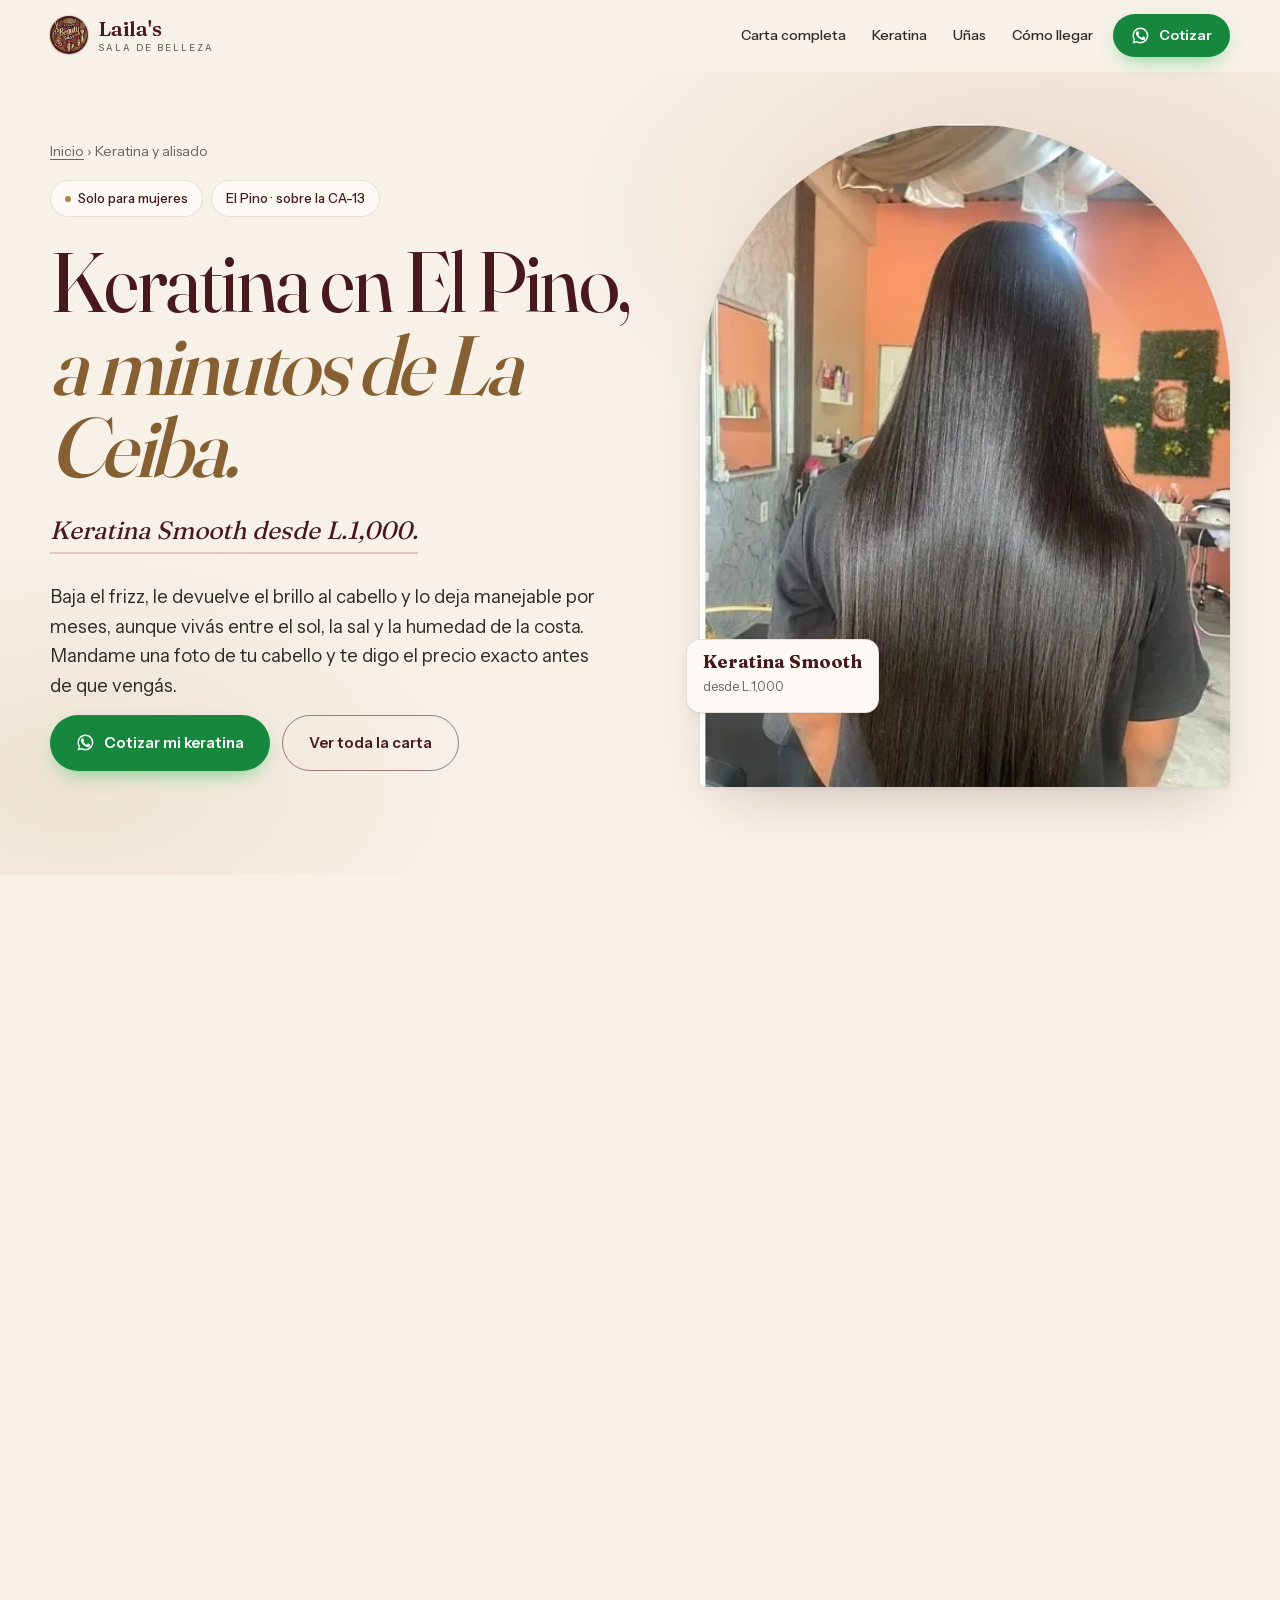
<file: keratina/index.html>
<!DOCTYPE html>
<html lang="es-HN">
<head>
  <meta charset="UTF-8">
  <meta name="viewport" content="width=device-width, initial-scale=1.0">
  <title>Keratina en El Pino, a minutos de La Ceiba — desde L.1,000 | Laila's Beauty Salon</title>
  <meta name="description" content="Keratina Smooth desde L.1,000 en El Pino, sobre la CA-13 a 20 minutos de La Ceiba. Menos frizz y más brillo por meses, pensada para el sol, la sal y la humedad de la costa. Salón solo para mujeres. Cotizá por WhatsApp con una foto de tu cabello.">
  <meta name="theme-color" content="#f7f1e8">
  <link rel="canonical" href="https://thejohncarter-ai.github.io/lailas-beauty-salon/keratina/">

  <meta property="og:type" content="website">
  <meta property="og:site_name" content="Laila's Beauty Salon">
  <meta property="og:title" content="Keratina en El Pino, desde L.1,000 — Laila's Beauty Salon">
  <meta property="og:description" content="Menos frizz y más brillo por meses, a 20 minutos de La Ceiba. Cotizá por WhatsApp con una foto de tu cabello.">
  <meta property="og:image" content="https://thejohncarter-ai.github.io/lailas-beauty-salon/assets/img/work/keratina-despues.jpg">
  <meta property="og:image:alt" content="Cabello largo alisado con keratina en Laila's Beauty Salon">
  <meta property="og:url" content="https://thejohncarter-ai.github.io/lailas-beauty-salon/keratina/">
  <meta property="og:locale" content="es_HN">
  <meta name="twitter:card" content="summary_large_image">

  <link rel="icon" href="../assets/favicon.svg" type="image/svg+xml">
  <link rel="apple-touch-icon" href="../assets/apple-touch-icon.png">
  <link rel="preload" href="../assets/fonts/Fraunces.woff2" as="font" type="font/woff2" crossorigin>
  <link rel="preload" href="../assets/fonts/InstrumentSans.woff2" as="font" type="font/woff2" crossorigin>
  <link rel="preload" href="../assets/img/work/keratina-despues.webp" as="image" type="image/webp" fetchpriority="high">
  <link rel="stylesheet" href="../css/style.css?v=27bfb7c552">

  <script type="application/ld+json">
  {
    "@context": "https://schema.org",
    "@graph": [
      {
        "@type": "BeautySalon",
        "@id": "https://thejohncarter-ai.github.io/lailas-beauty-salon/#salon",
        "name": "Laila's Beauty Salon",
        "url": "https://thejohncarter-ai.github.io/lailas-beauty-salon/",
        "telephone": "+50431979888",
        "address": {
          "@type": "PostalAddress",
          "streetAddress": "Col. Sutrasco, frente a Clínica La Esperanza, Carretera CA-13",
          "addressLocality": "El Pino",
          "addressRegion": "Atlántida",
          "addressCountry": "HN"
        },
        "geo": { "@type": "GeoCoordinates", "latitude": 15.712227, "longitude": -86.907434 }
      },
      {
        "@type": "Service",
        "@id": "https://thejohncarter-ai.github.io/lailas-beauty-salon/keratina/#service",
        "name": "Keratina Smooth (alisado con keratina)",
        "serviceType": "Keratina",
        "url": "https://thejohncarter-ai.github.io/lailas-beauty-salon/keratina/",
        "image": "https://thejohncarter-ai.github.io/lailas-beauty-salon/assets/img/work/keratina-despues.jpg",
        "provider": { "@id": "https://thejohncarter-ai.github.io/lailas-beauty-salon/#salon" },
        "areaServed": [
          { "@type": "City", "name": "El Pino" },
          { "@type": "City", "name": "El Porvenir" },
          { "@type": "City", "name": "La Ceiba" }
        ],
        "offers": {
          "@type": "Offer",
          "priceCurrency": "HNL",
          "price": "1000",
          "priceSpecification": { "@type": "PriceSpecification", "minPrice": "1000", "priceCurrency": "HNL" }
        }
      },
      {
        "@type": "BreadcrumbList",
        "itemListElement": [
          { "@type": "ListItem", "position": 1, "name": "Inicio", "item": "https://thejohncarter-ai.github.io/lailas-beauty-salon/" },
          { "@type": "ListItem", "position": 2, "name": "Keratina y alisado", "item": "https://thejohncarter-ai.github.io/lailas-beauty-salon/keratina/" }
        ]
      }
    ]
  }
  </script>
</head>

<body>

<header class="nav">
  <div class="nav__in">
    <a href="../" class="brand" aria-label="Laila's Beauty Salon, inicio">
      <span class="brand__seal"><picture><source srcset="../assets/logo.webp" type="image/webp"><img src="../assets/logo.jpg" alt="" width="38" height="38"></picture></span>
      <span class="brand__txt">
        <span class="brand__name">Laila's</span>
        <span class="brand__sub">Sala de belleza</span>
      </span>
    </a>
    <nav class="nav__links" aria-label="Secciones">
      <a href="../#servicios">Carta completa</a>
      <a href="../keratina/" aria-current="page">Keratina</a>
      <a href="../unas/">Uñas</a>
      <a href="../#ubicacion">Cómo llegar</a>
    </nav>
    <a href="https://wa.me/50431979888?text=%C2%A1Hola%20Laila!%20%F0%9F%8C%BF%20Quiero%20cotizar%20una%20keratina.%20Ac%C3%A1%20te%20mando%20una%20foto%20de%20mi%20cabello%3A" class="btn btn--wa btn--sm js-wa-keratina" target="_blank" rel="noopener">
      <svg viewBox="0 0 24 24" fill="currentColor" aria-hidden="true"><path d="M17.5 14.4c-.3-.2-1.7-.9-2-1-.3-.1-.5-.1-.7.1-.2.3-.7 1-.9 1.2-.2.2-.3.2-.6.1-.3-.2-1.2-.5-2.3-1.4-.9-.8-1.4-1.7-1.6-2-.2-.3 0-.5.1-.6l.5-.5c.1-.2.2-.3.3-.5 0-.2 0-.4-.1-.5 0-.2-.7-1.6-.9-2.2-.2-.6-.5-.5-.7-.5h-.6c-.2 0-.5.1-.8.4-.3.3-1 1-1 2.5s1.1 2.9 1.2 3.1c.1.2 2.1 3.2 5 4.4.7.3 1.2.5 1.7.6.7.2 1.3.2 1.8.1.6-.1 1.7-.7 1.9-1.4.2-.7.2-1.3.2-1.4-.1-.2-.3-.3-.5-.4z"/><path d="M12 2a10 10 0 00-8.6 15.1L2 22l5-1.3A10 10 0 1012 2zm0 18.2c-1.6 0-3.1-.4-4.4-1.2l-.3-.2-3 .8.8-2.9-.2-.3A8.2 8.2 0 1112 20.2z"/></svg>
      <span>Cotizar</span>
    </a>
  </div>
</header>

<main>

  <section class="hero">
    <div class="hero__in wrap">
      <div>
        <nav aria-label="Ruta" style="font-size:14px;color:var(--tinta-2);margin-bottom:18px">
          <a href="../" style="text-decoration:underline;text-underline-offset:3px">Inicio</a> › Keratina y alisado
        </nav>
        <div class="pills">
          <span class="pill"><i></i>Solo para mujeres</span>
          <span class="pill">El Pino · sobre la CA-13</span>
        </div>

        <h1>Keratina en El Pino, <em>a minutos de La Ceiba.</em></h1>
        <p class="hero__hook">Keratina Smooth desde L.1,000.</p>
        <p class="hero__sub">Baja el frizz, le devuelve el brillo al cabello y lo deja manejable por meses, aunque vivás entre el sol, la sal y la humedad de la costa. Mandame una foto de tu cabello y te digo el precio exacto antes de que vengás.</p>

        <div class="hero__cta">
          <a href="https://wa.me/50431979888?text=%C2%A1Hola%20Laila!%20%F0%9F%8C%BF%20Quiero%20cotizar%20una%20keratina.%20Ac%C3%A1%20te%20mando%20una%20foto%20de%20mi%20cabello%3A" class="btn btn--wa js-wa-keratina" target="_blank" rel="noopener">
            <svg viewBox="0 0 24 24" fill="currentColor" aria-hidden="true"><path d="M17.5 14.4c-.3-.2-1.7-.9-2-1-.3-.1-.5-.1-.7.1-.2.3-.7 1-.9 1.2-.2.2-.3.2-.6.1-.3-.2-1.2-.5-2.3-1.4-.9-.8-1.4-1.7-1.6-2-.2-.3 0-.5.1-.6l.5-.5c.1-.2.2-.3.3-.5 0-.2 0-.4-.1-.5 0-.2-.7-1.6-.9-2.2-.2-.6-.5-.5-.7-.5h-.6c-.2 0-.5.1-.8.4-.3.3-1 1-1 2.5s1.1 2.9 1.2 3.1c.1.2 2.1 3.2 5 4.4.7.3 1.2.5 1.7.6.7.2 1.3.2 1.8.1.6-.1 1.7-.7 1.9-1.4.2-.7.2-1.3.2-1.4-.1-.2-.3-.3-.5-.4z"/><path d="M12 2a10 10 0 00-8.6 15.1L2 22l5-1.3A10 10 0 1012 2zm0 18.2c-1.6 0-3.1-.4-4.4-1.2l-.3-.2-3 .8.8-2.9-.2-.3A8.2 8.2 0 1112 20.2z"/></svg>
            <span>Cotizar mi keratina</span>
          </a>
          <a href="../#servicios" class="btn btn--ghost">Ver toda la carta</a>
        </div>
      </div>

      <div class="hero__art">
        <div class="hero__frame">
          <picture><source srcset="../assets/img/work/keratina-despues.webp" type="image/webp"><img src="../assets/img/work/keratina-despues.jpg" alt="Cabello largo, liso y con brillo después de la Keratina Smooth en Laila's Beauty Salon, El Pino" fetchpriority="high" width="493" height="678"></picture>
        </div>
        <div class="hero__tag">
          <b>Keratina Smooth</b>
          <span>desde L.1,000</span>
        </div>
      </div>
    </div>
  </section>

  <section class="sec">
    <div class="wrap">
      <span class="kicker">Lo que tenés que saber</span>
      <h2>Precio, tiempo <em>y duración.</em></h2>
      <ul class="ba__facts">
        <li><i></i><span><b>Desde L.1,000.</b> El precio final depende del largo y el grosor del cabello.</span></li>
        <li><i></i><span><b>Unas 3 horas</b> en el salón, de principio a fin.</span></li>
        <li><i></i><span><b>Dura de 3 a 4 meses</b> con los cuidados correctos.</span></li>
        <li><i></i><span><b>Siempre con cita,</b> porque es el servicio más largo de la carta.</span></li>
      </ul>
    </div>
  </section>

  <section class="sec sec--tint">
    <div class="wrap">
      <span class="kicker">Antes y después</span>
      <h2>Trabajo real <em>del salón.</em></h2>
      <p class="lede">Las fotos son del mismo trabajo, tal como lo publica Laila.</p>
      <div class="boutique">
        <article class="bcard">
          <div class="bcard__img"><picture><source srcset="../assets/img/work/keratina-antes-sm.webp" type="image/webp"><img src="../assets/img/work/keratina-antes-sm.jpg" alt="Antes: cabello rizado, con frizz y sin brillo" loading="lazy" width="491" height="678"></picture></div>
          <div class="bcard__b"><h4>Antes</h4><p>Frizz, volumen sin control y puntas resecas.</p></div>
        </article>
        <article class="bcard">
          <div class="bcard__img"><picture><source srcset="../assets/img/work/keratina-despues-sm.webp" type="image/webp"><img src="../assets/img/work/keratina-despues-sm.jpg" alt="Después: el mismo cabello liso y con brillo tras la Keratina Smooth" loading="lazy" width="493" height="678"></picture></div>
          <div class="bcard__b"><h4>Después</h4><p>Liso, con brillo y fácil de peinar.</p></div>
        </article>
        <article class="bcard">
          <div class="bcard__img"><picture><source srcset="../assets/img/work/salon-interior-sm.webp" type="image/webp"><img src="../assets/img/work/salon-interior-sm.jpg" alt="Interior del salón de Laila en El Pino" loading="lazy" width="297" height="551"></picture></div>
          <div class="bcard__b"><h4>Dentro del salón</h4><p>Un espacio solo para mujeres, tranquilo y sin apuro.</p></div>
        </article>
      </div>
    </div>
  </section>

  <section class="sec">
    <div class="wrap">
      <span class="kicker">Cuidados en la costa</span>
      <h2>Para que te <em>dure más.</em></h2>
      <p class="lede">Laila te explica los cuidados exactos según el producto que use contigo. En general, lo que más ayuda a que la keratina dure en el clima de Atlántida:</p>
      <ul class="ba__facts">
        <li><i></i><span><b>Shampoo sin sal y sin sulfatos.</b> Es lo que más alarga el resultado.</span></li>
        <li><i></i><span><b>Enjuagá con agua dulce</b> después de la playa o la piscina, lo antes que podás. La sal y el cloro son lo que más rápido la gastan.</span></li>
        <li><i></i><span><b>Protegé el cabello del sol</b> si vas a pasar el día afuera, con una gorra o un protector.</span></li>
        <li><i></i><span><b>Evitá dormir con el pelo mojado,</b> sobre todo con la humedad de la costa.</span></li>
      </ul>
    </div>
  </section>

  <section class="sec sec--tint">
    <div class="wrap">
      <span class="kicker">¿Keratina o alisado?</span>
      <h2>No son <em>lo mismo.</em></h2>
      <p class="lede">La keratina suaviza, controla el frizz y le devuelve el brillo al cabello. El alisado busca un liso más marcado y más duradero. No a todo cabello le conviene lo mismo, así que mandame una foto y te recomiendo cuál te conviene a vos. El alisado se cotiza según el tipo y el largo del cabello.</p>
    </div>
  </section>

  <section class="sec">
    <div class="wrap">
      <span class="kicker">Preguntas</span>
      <h2>Lo que más me preguntan <em>de la keratina.</em></h2>
      <div class="faq">
        <details open>
          <summary>¿Cuánto cuesta una keratina en El Pino?</summary>
          <p>La Keratina Smooth en Laila's Beauty Salon cuesta desde L.1,000. El precio final depende del largo y el grosor del cabello. Mandame una foto por WhatsApp al 3197-9888 y te digo el precio exacto antes de que vengás.</p>
        </details>
        <details>
          <summary>¿Cuánto dura la keratina?</summary>
          <p>Normalmente de 3 a 4 meses, si usás shampoo sin sal ni sulfatos y enjuagás con agua dulce después de la playa o la piscina.</p>
        </details>
        <details>
          <summary>¿Cuánto tiempo toma hacérsela?</summary>
          <p>Unas 3 horas en el salón. Por eso siempre es con cita.</p>
        </details>
        <details>
          <summary>¿Sirve para el pelo rizado?</summary>
          <p>Baja mucho el frizz y deja el cabello más liso y manejable, como en el antes y después de esta página. Qué tan liso queda depende de tu tipo de cabello, así que lo mejor es que me mandés una foto.</p>
        </details>
        <details>
          <summary>Vengo de La Ceiba, ¿dónde queda el salón?</summary>
          <p>En El Pino, a orilla de la carretera CA-13 rumbo a Tela, frente a Clínica La Esperanza. Son unos 20 minutos desde La Ceiba y hay parqueo al frente.</p>
        </details>
      </div>
    </div>
  </section>

  <section class="sec sec--dark on-dark">
    <div class="wrap">
      <span class="kicker">Cotizá sin compromiso</span>
      <h2>Mandame una foto <em>de tu cabello.</em></h2>
      <p class="lede">Te paso el precio exacto y el horario que tengo libre. Nada de formularios: se abre WhatsApp con el mensaje ya escrito.</p>
      <div style="display:flex;gap:11px;flex-wrap:wrap;margin-top:22px">
        <a href="https://wa.me/50431979888?text=%C2%A1Hola%20Laila!%20%F0%9F%8C%BF%20Quiero%20cotizar%20una%20keratina.%20Ac%C3%A1%20te%20mando%20una%20foto%20de%20mi%20cabello%3A" class="btn btn--wa js-wa-keratina" target="_blank" rel="noopener">
          <svg viewBox="0 0 24 24" fill="currentColor" aria-hidden="true"><path d="M17.5 14.4c-.3-.2-1.7-.9-2-1-.3-.1-.5-.1-.7.1-.2.3-.7 1-.9 1.2-.2.2-.3.2-.6.1-.3-.2-1.2-.5-2.3-1.4-.9-.8-1.4-1.7-1.6-2-.2-.3 0-.5.1-.6l.5-.5c.1-.2.2-.3.3-.5 0-.2 0-.4-.1-.5 0-.2-.7-1.6-.9-2.2-.2-.6-.5-.5-.7-.5h-.6c-.2 0-.5.1-.8.4-.3.3-1 1-1 2.5s1.1 2.9 1.2 3.1c.1.2 2.1 3.2 5 4.4.7.3 1.2.5 1.7.6.7.2 1.3.2 1.8.1.6-.1 1.7-.7 1.9-1.4.2-.7.2-1.3.2-1.4-.1-.2-.3-.3-.5-.4z"/><path d="M12 2a10 10 0 00-8.6 15.1L2 22l5-1.3A10 10 0 1012 2zm0 18.2c-1.6 0-3.1-.4-4.4-1.2l-.3-.2-3 .8.8-2.9-.2-.3A8.2 8.2 0 1112 20.2z"/></svg>
          <span>Cotizar mi keratina</span>
        </a>
        <a class="btn btn--ghost" href="https://www.google.com/maps/search/?api=1&query=P36V%2BV2W+El+Pino+Honduras" target="_blank" rel="noopener">Cómo llegar</a>
      </div>
      <div class="book__num">
        <span>WhatsApp directo</span>
        <b>+504 3197-9888</b>
      </div>
    </div>
  </section>
</main>

<footer class="foot on-dark">
  <div class="wrap">
    <div class="foot__grid">
      <div class="foot__brand">
        <span class="brand__seal"><picture><source srcset="../assets/logo.webp" type="image/webp"><img src="../assets/logo.jpg" alt="" width="58" height="58"></picture></span>
        <div>
          <div class="foot__name">Laila's Beauty Salon</div>
          <p style="font-size:15px;margin-top:8px;max-width:36ch">Sala de belleza solo para mujeres en El Pino, Atlántida. Keratina, color, uñas, pestañas, faciales y maquillaje.</p>
        </div>
      </div>
      <div>
        <h5>El salón</h5>
        <ul class="foot__links">
          <li><a href="../">Inicio</a></li>
          <li><a href="../#servicios">Carta completa</a></li>
          <li><a href="../unas/">Uñas</a></li>
          <li><a href="../#ubicacion">Cómo llegar</a></li>
        </ul>
      </div>
      <div>
        <h5>Contacto</h5>
        <ul class="foot__links">
          <li><a class="js-wa-plain" href="https://wa.me/50431979888?text=%C2%A1Hola%20Laila!%20%F0%9F%8C%BF%20Quiero%20preguntar%20por%20una%20cita." target="_blank" rel="noopener">WhatsApp +504 3197-9888</a></li>
          <li><a href="https://www.instagram.com/lailasbeautysalonhn" target="_blank" rel="noopener">@lailasbeautysalonhn</a></li>
          <li>Col. Sutrasco, frente a Clínica La Esperanza, CA-13, El Pino, Atlántida</li>
        </ul>
      </div>
    </div>
    <div class="foot__bar">
      <span>© 2026 Laila's Beauty Salon</span>
      <span>Hecho en la costa norte de Honduras</span>
    </div>
  </div>
</footer>

</body>
</html>
</file>
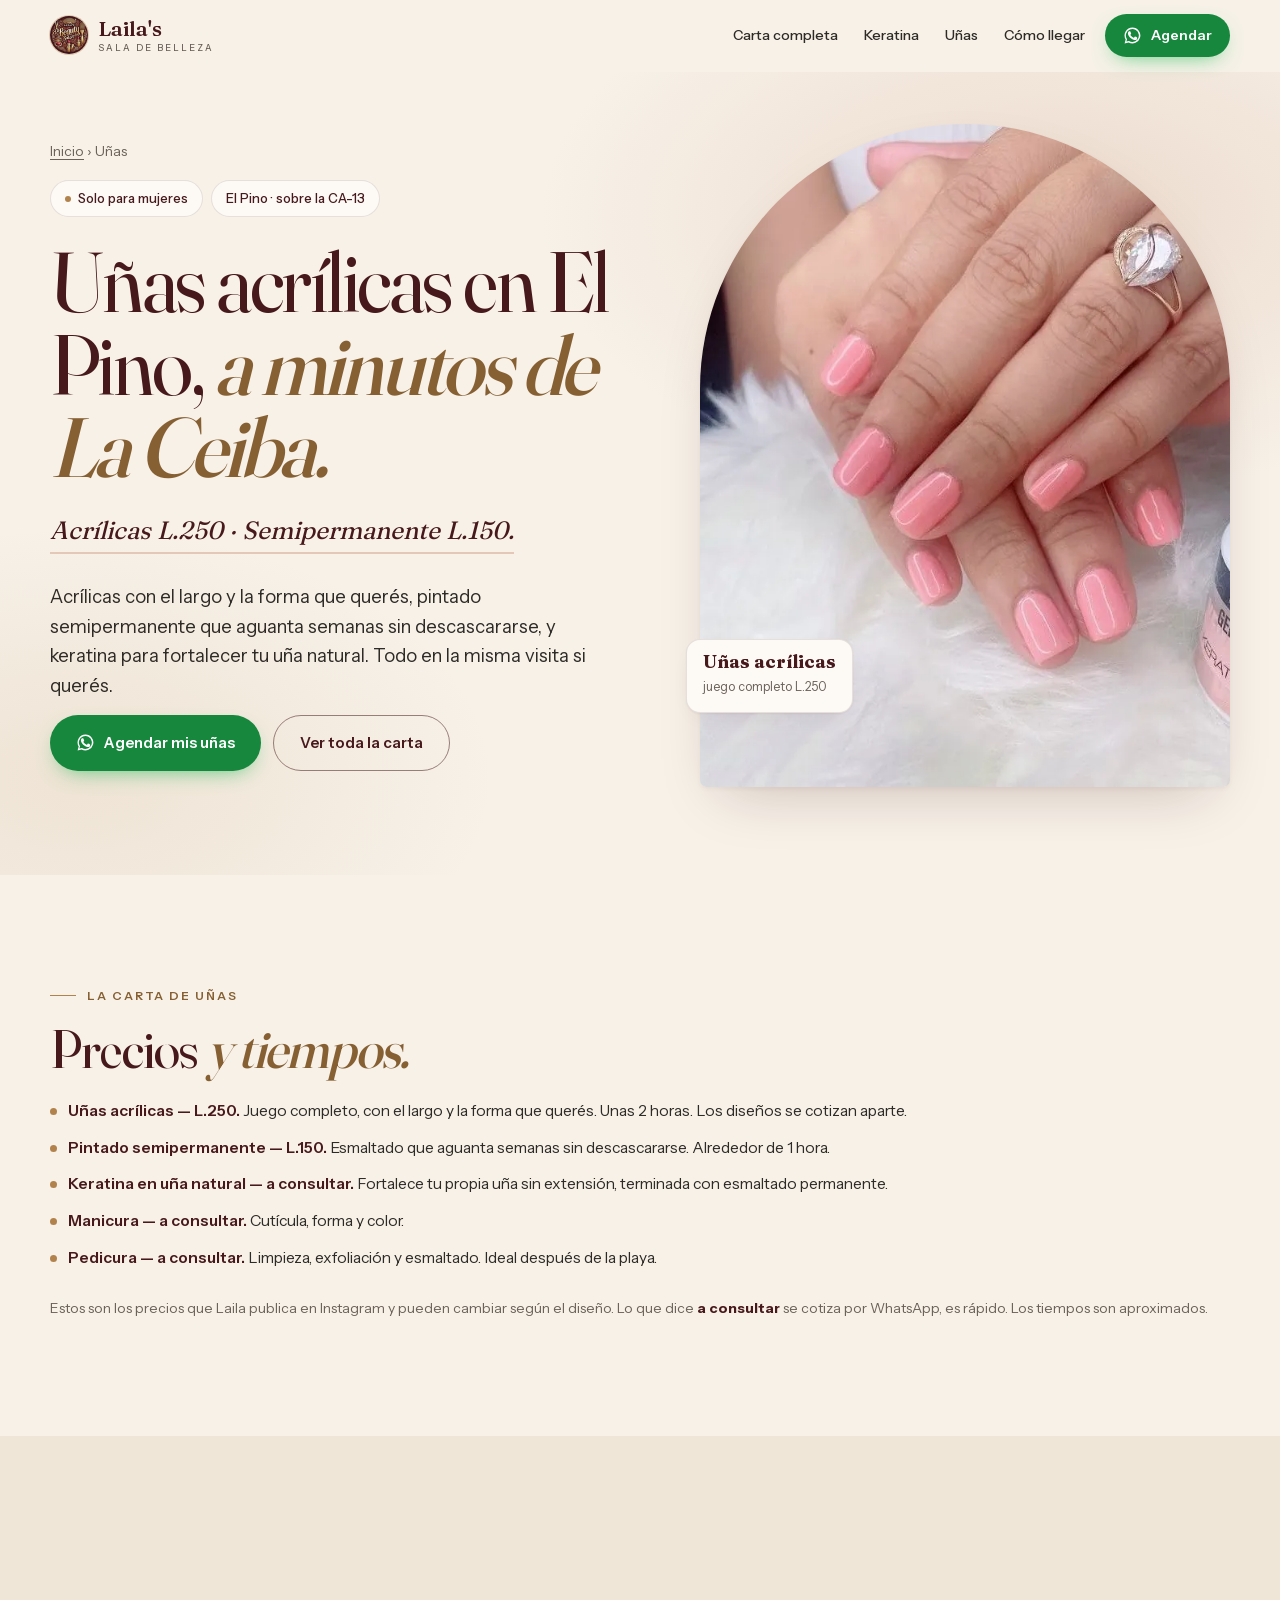
<file: unas/index.html>
<!DOCTYPE html>
<html lang="es-HN">
<head>
  <meta charset="UTF-8">
  <meta name="viewport" content="width=device-width, initial-scale=1.0">
  <title>Uñas acrílicas en El Pino, cerca de La Ceiba — L.250 | Laila's Beauty Salon</title>
  <meta name="description" content="Uñas acrílicas L.250, pintado semipermanente L.150, keratina en uña natural, manicura y pedicura en El Pino, sobre la CA-13 a 20 minutos de La Ceiba. Salón solo para mujeres. Agendá por WhatsApp al +504 3197-9888.">
  <meta name="theme-color" content="#f7f1e8">
  <link rel="canonical" href="https://thejohncarter-ai.github.io/lailas-beauty-salon/unas/">

  <meta property="og:type" content="website">
  <meta property="og:site_name" content="Laila's Beauty Salon">
  <meta property="og:title" content="Uñas acrílicas L.250 en El Pino — Laila's Beauty Salon">
  <meta property="og:description" content="Acrílicas, semipermanente y keratina en uña natural, a 20 minutos de La Ceiba. Agendá por WhatsApp.">
  <meta property="og:image" content="https://thejohncarter-ai.github.io/lailas-beauty-salon/assets/img/work/unas-rosadas.jpg">
  <meta property="og:image:alt" content="Uñas con pintado semipermanente rosado en Laila's Beauty Salon">
  <meta property="og:url" content="https://thejohncarter-ai.github.io/lailas-beauty-salon/unas/">
  <meta property="og:locale" content="es_HN">
  <meta name="twitter:card" content="summary_large_image">

  <link rel="icon" href="../assets/favicon.svg" type="image/svg+xml">
  <link rel="apple-touch-icon" href="../assets/apple-touch-icon.png">
  <link rel="preload" href="../assets/fonts/Fraunces.woff2" as="font" type="font/woff2" crossorigin>
  <link rel="preload" href="../assets/fonts/InstrumentSans.woff2" as="font" type="font/woff2" crossorigin>
  <link rel="preload" href="../assets/img/work/unas-detalle.webp" as="image" type="image/webp" fetchpriority="high">
  <link rel="stylesheet" href="../css/style.css?v=27bfb7c552">

  <script type="application/ld+json">
  {
    "@context": "https://schema.org",
    "@graph": [
      {
        "@type": "BeautySalon",
        "@id": "https://thejohncarter-ai.github.io/lailas-beauty-salon/#salon",
        "name": "Laila's Beauty Salon",
        "url": "https://thejohncarter-ai.github.io/lailas-beauty-salon/",
        "telephone": "+50431979888",
        "address": {
          "@type": "PostalAddress",
          "streetAddress": "Col. Sutrasco, frente a Clínica La Esperanza, Carretera CA-13",
          "addressLocality": "El Pino",
          "addressRegion": "Atlántida",
          "addressCountry": "HN"
        },
        "geo": { "@type": "GeoCoordinates", "latitude": 15.712227, "longitude": -86.907434 }
      },
      {
        "@type": "Service",
        "@id": "https://thejohncarter-ai.github.io/lailas-beauty-salon/unas/#acrilicas",
        "name": "Uñas acrílicas (juego completo)",
        "serviceType": "Uñas acrílicas",
        "url": "https://thejohncarter-ai.github.io/lailas-beauty-salon/unas/",
        "provider": { "@id": "https://thejohncarter-ai.github.io/lailas-beauty-salon/#salon" },
        "areaServed": [
          { "@type": "City", "name": "El Pino" },
          { "@type": "City", "name": "El Porvenir" },
          { "@type": "City", "name": "La Ceiba" }
        ],
        "offers": { "@type": "Offer", "price": "250", "priceCurrency": "HNL" }
      },
      {
        "@type": "Service",
        "@id": "https://thejohncarter-ai.github.io/lailas-beauty-salon/unas/#semipermanente",
        "name": "Pintado semipermanente",
        "serviceType": "Esmaltado semipermanente",
        "url": "https://thejohncarter-ai.github.io/lailas-beauty-salon/unas/",
        "provider": { "@id": "https://thejohncarter-ai.github.io/lailas-beauty-salon/#salon" },
        "offers": { "@type": "Offer", "price": "150", "priceCurrency": "HNL" }
      },
      {
        "@type": "BreadcrumbList",
        "itemListElement": [
          { "@type": "ListItem", "position": 1, "name": "Inicio", "item": "https://thejohncarter-ai.github.io/lailas-beauty-salon/" },
          { "@type": "ListItem", "position": 2, "name": "Uñas", "item": "https://thejohncarter-ai.github.io/lailas-beauty-salon/unas/" }
        ]
      }
    ]
  }
  </script>
</head>

<body>

<header class="nav">
  <div class="nav__in">
    <a href="../" class="brand" aria-label="Laila's Beauty Salon, inicio">
      <span class="brand__seal"><picture><source srcset="../assets/logo.webp" type="image/webp"><img src="../assets/logo.jpg" alt="" width="38" height="38"></picture></span>
      <span class="brand__txt">
        <span class="brand__name">Laila's</span>
        <span class="brand__sub">Sala de belleza</span>
      </span>
    </a>
    <nav class="nav__links" aria-label="Secciones">
      <a href="../#servicios">Carta completa</a>
      <a href="../keratina/">Keratina</a>
      <a href="../unas/" aria-current="page">Uñas</a>
      <a href="../#ubicacion">Cómo llegar</a>
    </nav>
    <a href="https://wa.me/50431979888?text=%C2%A1Hola%20Laila!%20%F0%9F%8C%BF%20Quiero%20agendar%20u%C3%B1as.%20%C2%BFQu%C3%A9%20cupo%20ten%C3%A9s%20esta%20semana%3F" class="btn btn--wa btn--sm js-wa-unas" target="_blank" rel="noopener">
      <svg viewBox="0 0 24 24" fill="currentColor" aria-hidden="true"><path d="M17.5 14.4c-.3-.2-1.7-.9-2-1-.3-.1-.5-.1-.7.1-.2.3-.7 1-.9 1.2-.2.2-.3.2-.6.1-.3-.2-1.2-.5-2.3-1.4-.9-.8-1.4-1.7-1.6-2-.2-.3 0-.5.1-.6l.5-.5c.1-.2.2-.3.3-.5 0-.2 0-.4-.1-.5 0-.2-.7-1.6-.9-2.2-.2-.6-.5-.5-.7-.5h-.6c-.2 0-.5.1-.8.4-.3.3-1 1-1 2.5s1.1 2.9 1.2 3.1c.1.2 2.1 3.2 5 4.4.7.3 1.2.5 1.7.6.7.2 1.3.2 1.8.1.6-.1 1.7-.7 1.9-1.4.2-.7.2-1.3.2-1.4-.1-.2-.3-.3-.5-.4z"/><path d="M12 2a10 10 0 00-8.6 15.1L2 22l5-1.3A10 10 0 1012 2zm0 18.2c-1.6 0-3.1-.4-4.4-1.2l-.3-.2-3 .8.8-2.9-.2-.3A8.2 8.2 0 1112 20.2z"/></svg>
      <span>Agendar</span>
    </a>
  </div>
</header>

<main>

  <section class="hero">
    <div class="hero__in wrap">
      <div>
        <nav aria-label="Ruta" style="font-size:14px;color:var(--tinta-2);margin-bottom:18px">
          <a href="../" style="text-decoration:underline;text-underline-offset:3px">Inicio</a> › Uñas
        </nav>
        <div class="pills">
          <span class="pill"><i></i>Solo para mujeres</span>
          <span class="pill">El Pino · sobre la CA-13</span>
        </div>

        <h1>Uñas acrílicas en El Pino, <em>a minutos de La Ceiba.</em></h1>
        <p class="hero__hook">Acrílicas L.250 · Semipermanente L.150.</p>
        <p class="hero__sub">Acrílicas con el largo y la forma que querés, pintado semipermanente que aguanta semanas sin descascararse, y keratina para fortalecer tu uña natural. Todo en la misma visita si querés.</p>

        <div class="hero__cta">
          <a href="https://wa.me/50431979888?text=%C2%A1Hola%20Laila!%20%F0%9F%8C%BF%20Quiero%20agendar%20u%C3%B1as.%20%C2%BFQu%C3%A9%20cupo%20ten%C3%A9s%20esta%20semana%3F" class="btn btn--wa js-wa-unas" target="_blank" rel="noopener">
            <svg viewBox="0 0 24 24" fill="currentColor" aria-hidden="true"><path d="M17.5 14.4c-.3-.2-1.7-.9-2-1-.3-.1-.5-.1-.7.1-.2.3-.7 1-.9 1.2-.2.2-.3.2-.6.1-.3-.2-1.2-.5-2.3-1.4-.9-.8-1.4-1.7-1.6-2-.2-.3 0-.5.1-.6l.5-.5c.1-.2.2-.3.3-.5 0-.2 0-.4-.1-.5 0-.2-.7-1.6-.9-2.2-.2-.6-.5-.5-.7-.5h-.6c-.2 0-.5.1-.8.4-.3.3-1 1-1 2.5s1.1 2.9 1.2 3.1c.1.2 2.1 3.2 5 4.4.7.3 1.2.5 1.7.6.7.2 1.3.2 1.8.1.6-.1 1.7-.7 1.9-1.4.2-.7.2-1.3.2-1.4-.1-.2-.3-.3-.5-.4z"/><path d="M12 2a10 10 0 00-8.6 15.1L2 22l5-1.3A10 10 0 1012 2zm0 18.2c-1.6 0-3.1-.4-4.4-1.2l-.3-.2-3 .8.8-2.9-.2-.3A8.2 8.2 0 1112 20.2z"/></svg>
            <span>Agendar mis uñas</span>
          </a>
          <a href="../#servicios" class="btn btn--ghost">Ver toda la carta</a>
        </div>
      </div>

      <div class="hero__art">
        <div class="hero__frame">
          <picture><source srcset="../assets/img/work/unas-detalle.webp" type="image/webp"><img src="../assets/img/work/unas-detalle.jpg" alt="Uñas con pintado semipermanente rosado hechas en Laila's Beauty Salon, El Pino" fetchpriority="high" width="772" height="819"></picture>
        </div>
        <div class="hero__tag">
          <b>Uñas acrílicas</b>
          <span>juego completo L.250</span>
        </div>
      </div>
    </div>
  </section>

  <section class="sec">
    <div class="wrap">
      <span class="kicker">La carta de uñas</span>
      <h2>Precios <em>y tiempos.</em></h2>
      <ul class="ba__facts">
        <li><i></i><span><b>Uñas acrílicas — L.250.</b> Juego completo, con el largo y la forma que querés. Unas 2 horas. Los diseños se cotizan aparte.</span></li>
        <li><i></i><span><b>Pintado semipermanente — L.150.</b> Esmaltado que aguanta semanas sin descascararse. Alrededor de 1 hora.</span></li>
        <li><i></i><span><b>Keratina en uña natural — a consultar.</b> Fortalece tu propia uña sin extensión, terminada con esmaltado permanente.</span></li>
        <li><i></i><span><b>Manicura — a consultar.</b> Cutícula, forma y color.</span></li>
        <li><i></i><span><b>Pedicura — a consultar.</b> Limpieza, exfoliación y esmaltado. Ideal después de la playa.</span></li>
      </ul>
      <p class="menu__note">Estos son los precios que Laila publica en Instagram y pueden cambiar según el diseño. Lo que dice <b>a consultar</b> se cotiza por WhatsApp, es rápido. Los tiempos son aproximados.</p>
    </div>
  </section>

  <section class="sec sec--tint">
    <div class="wrap">
      <span class="kicker">El trabajo</span>
      <h2>Uñas hechas <em>en el salón.</em></h2>
      <p class="lede">Trabajo real, tal como lo publica Laila.</p>
      <div class="boutique">
        <article class="bcard">
          <div class="bcard__img"><picture><source srcset="../assets/img/work/unas-rosadas-sm.webp" type="image/webp"><img src="../assets/img/work/unas-rosadas-sm.jpg" alt="Uñas con esmaltado permanente rosado" loading="lazy" width="700" height="490"></picture></div>
          <div class="bcard__b"><h4>Esmaltado permanente</h4><p>Color parejo que aguanta semanas.</p></div>
        </article>
        <article class="bcard">
          <div class="bcard__img"><picture><source srcset="../assets/img/work/una-antes-sm.webp" type="image/webp"><img src="../assets/img/work/una-antes-sm.jpg" alt="Uña natural antes del tratamiento de keratina" loading="lazy" width="483" height="700"></picture></div>
          <div class="bcard__b"><h4>Keratina en uña: antes</h4><p>La uña natural, sin tratamiento.</p></div>
        </article>
        <article class="bcard">
          <div class="bcard__img"><picture><source srcset="../assets/img/work/keratina-una-sm.webp" type="image/webp"><img src="../assets/img/work/keratina-una-sm.jpg" alt="La misma uña después de la keratina en uña natural con esmaltado permanente" loading="lazy" width="486" height="700"></picture></div>
          <div class="bcard__b"><h4>Keratina en uña: después</h4><p>Más fuerte y con esmaltado permanente.</p></div>
        </article>
      </div>
    </div>
  </section>

  <section class="sec">
    <div class="wrap">
      <span class="kicker">Cuidados</span>
      <h2>Para que te <em>duren más.</em></h2>
      <ul class="ba__facts">
        <li><i></i><span><b>Usá guantes</b> para lavar trastos o limpiar con químicos.</span></li>
        <li><i></i><span><b>No usés las uñas como herramienta</b> para abrir latas o despegar cosas.</span></li>
        <li><i></i><span><b>Aceite de cutícula</b> un par de veces por semana.</span></li>
        <li><i></i><span><b>Si se te levanta o se quiebra una,</b> escribime antes de intentar arreglarla en casa.</span></li>
      </ul>
    </div>
  </section>

  <section class="sec sec--tint">
    <div class="wrap">
      <span class="kicker">Preguntas</span>
      <h2>Lo que más me preguntan <em>de uñas.</em></h2>
      <div class="faq">
        <details open>
          <summary>¿Cuánto cuestan las uñas acrílicas en El Pino?</summary>
          <p>Un juego completo de uñas acrílicas cuesta L.250 en Laila's Beauty Salon y toma unas 2 horas. Los diseños se cotizan aparte según lo que querás.</p>
        </details>
        <details>
          <summary>¿Cuánto cuesta el pintado semipermanente?</summary>
          <p>L.150, y toma alrededor de una hora. Aguanta semanas sin descascararse; cuánto exactamente depende de tu uña y de tu día a día.</p>
        </details>
        <details>
          <summary>¿Qué es la keratina en uña natural?</summary>
          <p>Es un tratamiento que fortalece tu propia uña, sin ponerte extensión, terminado con esmaltado permanente. Se cotiza por WhatsApp.</p>
        </details>
        <details>
          <summary>Vengo de La Ceiba, ¿dónde queda el salón?</summary>
          <p>En El Pino, a orilla de la carretera CA-13 rumbo a Tela, frente a Clínica La Esperanza. Son unos 20 minutos desde La Ceiba y hay parqueo al frente.</p>
        </details>
      </div>
    </div>
  </section>

  <section class="sec sec--dark on-dark">
    <div class="wrap">
      <span class="kicker">Agendá</span>
      <h2>¿Te las hacés <em>esta semana?</em></h2>
      <p class="lede">Escribime y te paso el horario que tengo libre. Se abre WhatsApp con el mensaje ya escrito.</p>
      <div style="display:flex;gap:11px;flex-wrap:wrap;margin-top:22px">
        <a href="https://wa.me/50431979888?text=%C2%A1Hola%20Laila!%20%F0%9F%8C%BF%20Quiero%20agendar%20u%C3%B1as.%20%C2%BFQu%C3%A9%20cupo%20ten%C3%A9s%20esta%20semana%3F" class="btn btn--wa js-wa-unas" target="_blank" rel="noopener">
          <svg viewBox="0 0 24 24" fill="currentColor" aria-hidden="true"><path d="M17.5 14.4c-.3-.2-1.7-.9-2-1-.3-.1-.5-.1-.7.1-.2.3-.7 1-.9 1.2-.2.2-.3.2-.6.1-.3-.2-1.2-.5-2.3-1.4-.9-.8-1.4-1.7-1.6-2-.2-.3 0-.5.1-.6l.5-.5c.1-.2.2-.3.3-.5 0-.2 0-.4-.1-.5 0-.2-.7-1.6-.9-2.2-.2-.6-.5-.5-.7-.5h-.6c-.2 0-.5.1-.8.4-.3.3-1 1-1 2.5s1.1 2.9 1.2 3.1c.1.2 2.1 3.2 5 4.4.7.3 1.2.5 1.7.6.7.2 1.3.2 1.8.1.6-.1 1.7-.7 1.9-1.4.2-.7.2-1.3.2-1.4-.1-.2-.3-.3-.5-.4z"/><path d="M12 2a10 10 0 00-8.6 15.1L2 22l5-1.3A10 10 0 1012 2zm0 18.2c-1.6 0-3.1-.4-4.4-1.2l-.3-.2-3 .8.8-2.9-.2-.3A8.2 8.2 0 1112 20.2z"/></svg>
          <span>Agendar mis uñas</span>
        </a>
        <a class="btn btn--ghost" href="https://www.google.com/maps/search/?api=1&query=P36V%2BV2W+El+Pino+Honduras" target="_blank" rel="noopener">Cómo llegar</a>
      </div>
      <div class="book__num">
        <span>WhatsApp directo</span>
        <b>+504 3197-9888</b>
      </div>
    </div>
  </section>
</main>

<footer class="foot on-dark">
  <div class="wrap">
    <div class="foot__grid">
      <div class="foot__brand">
        <span class="brand__seal"><picture><source srcset="../assets/logo.webp" type="image/webp"><img src="../assets/logo.jpg" alt="" width="58" height="58"></picture></span>
        <div>
          <div class="foot__name">Laila's Beauty Salon</div>
          <p style="font-size:15px;margin-top:8px;max-width:36ch">Sala de belleza solo para mujeres en El Pino, Atlántida. Keratina, color, uñas, pestañas, faciales y maquillaje.</p>
        </div>
      </div>
      <div>
        <h5>El salón</h5>
        <ul class="foot__links">
          <li><a href="../">Inicio</a></li>
          <li><a href="../#servicios">Carta completa</a></li>
          <li><a href="../keratina/">Keratina</a></li>
          <li><a href="../#ubicacion">Cómo llegar</a></li>
        </ul>
      </div>
      <div>
        <h5>Contacto</h5>
        <ul class="foot__links">
          <li><a class="js-wa-plain" href="https://wa.me/50431979888?text=%C2%A1Hola%20Laila!%20%F0%9F%8C%BF%20Quiero%20preguntar%20por%20una%20cita." target="_blank" rel="noopener">WhatsApp +504 3197-9888</a></li>
          <li><a href="https://www.instagram.com/lailasbeautysalonhn" target="_blank" rel="noopener">@lailasbeautysalonhn</a></li>
          <li>Col. Sutrasco, frente a Clínica La Esperanza, CA-13, El Pino, Atlántida</li>
        </ul>
      </div>
    </div>
    <div class="foot__bar">
      <span>© 2026 Laila's Beauty Salon</span>
      <span>Hecho en la costa norte de Honduras</span>
    </div>
  </div>
</footer>

</body>
</html>
</file>
<file: css/style.css>
/* =====================================================================
   LAILA'S BEAUTY SALON — El Pino, Atlántida (sobre la CA-13)
   Cal (marfil) de fondo, Vino (oxblood del logo) como tinta, Bronce
   para los detalles. El oxblood #47191c sale del logo de Laila; deja de
   ser el fondo y pasa a ser la tinta, que es lo que hace que el trabajo
   de ella se vea bien en foto.
   Tipografía: Fraunces (títulos) + Instrument Sans (todo lo demás).
   ===================================================================== */

/* ---------- fuentes propias (subsetadas a latín, ~95 KB en total) ---------- */
@font-face {
  font-family: 'Fraunces';
  src: url('../assets/fonts/Fraunces.woff2') format('woff2-variations');
  font-weight: 100 900;
  font-stretch: 100%;
  font-display: swap;
}
@font-face {
  font-family: 'Instrument Sans';
  src: url('../assets/fonts/InstrumentSans.woff2') format('woff2-variations');
  font-weight: 400 700;
  font-display: swap;
}

:root {
  /* — la paleta — */
  --cal:       #f7f1e8;   /* marfil cálido: el fondo de todo */
  --cal-2:     #fdfaf5;   /* marfil más claro, para tarjetas */
  --cal-3:     #efe6d8;   /* marfil hundido, para bandas */
  --concha:    #e4c7b7;   /* rosa arena */
  --concha-2:  #f2e0d6;
  --bronce:    #b1824c;   /* sustituye al oro: se imprime y se corta en vinil. 3:1 sobre cal */
  --bronce-2:  #866033;   /* 4.5:1 hasta sobre cal-3 */
  --vino:      #47191c;   /* el oxblood exacto del logo */
  --vino-2:    #5e2328;
  --vino-3:    #331013;
  --vino-4:    #240b0e;
  --tinta:     #2e2a26;   /* gris cálido para el cuerpo de texto, nunca negro puro */
  --tinta-2:   #6b625a;
  --tinta-3:   #7b726a;   /* 4.5:1 sobre cal-2 */

  /* --line y --line-2 son decorativas (separadores, reglas).
     --line-ui es la que identifica un control y sí llega a 3:1 (WCAG 1.4.11). */
  --line:        rgba(71, 25, 28, 0.12);
  --line-2:      rgba(71, 25, 28, 0.22);
  --line-ui:     rgba(71, 25, 28, 0.53);
  --line-bronce: rgba(181, 133, 78, 0.38);
  --line-dark:   rgba(244, 231, 214, 0.16);
  --line-dark-ui: rgba(244, 231, 214, 0.42);

  --wa: #16873d;        /* verde WhatsApp lo bastante oscuro para texto blanco (4.6:1) */
  --wa-hover: #11702f;
  --wa-dark: #0f7a36;

  --display: 'Fraunces', 'Instrument Serif', Georgia, 'Times New Roman', serif;
  --sans: 'Instrument Sans', 'Inter', system-ui, -apple-system, 'Segoe UI', sans-serif;

  --ease: cubic-bezier(0.22, 1, 0.36, 1);
  --nav-h: 72px;
  --r: 16px;
  --r-lg: 26px;
  --shadow: 0 1px 2px rgba(71,25,28,.05), 0 8px 24px -12px rgba(71,25,28,.14);
  --shadow-lg: 0 2px 4px rgba(71,25,28,.05), 0 24px 60px -24px rgba(71,25,28,.26);
}

*, *::before, *::after { box-sizing: border-box; }

html {
  scroll-behavior: smooth;
  scroll-padding-top: calc(var(--nav-h) + 16px);
  -webkit-text-size-adjust: 100%;
  overflow-x: clip;
}
* { -webkit-tap-highlight-color: transparent; }
::selection { background: var(--concha); color: var(--vino); }

body {
  margin: 0;
  background: var(--cal);
  color: var(--tinta);
  font-family: var(--sans);
  font-size: 17px;
  line-height: 1.6;
  overflow-x: clip;
  -webkit-font-smoothing: antialiased;
  font-optical-sizing: auto;
}
body.is-locked { overflow: hidden; }
img { display: block; max-width: 100%; }
a { color: inherit; text-decoration: none; }
button { font: inherit; color: inherit; background: none; border: 0; cursor: pointer; }
input { font: inherit; color: inherit; }
h1, h2, h3, h4 { margin: 0; font-family: var(--display); font-weight: 500; color: var(--vino); letter-spacing: -0.015em; }
p { margin: 0 0 1em; }

/* foco visible en todo (WCAG 2.2) */
:focus-visible { outline: 2px solid var(--vino); outline-offset: 3px; border-radius: 4px; }
.on-dark :focus-visible { outline-color: var(--concha); }

.wrap { width: min(1180px, 100% - 48px); margin-inline: auto; }
.sr { position: absolute; width: 1px; height: 1px; margin: -1px; overflow: hidden; clip-path: inset(50%); white-space: nowrap; }

/* =====================  NAV  ===================== */
.nav {
  position: sticky; top: 0; z-index: 60; height: var(--nav-h);
  display: flex; align-items: center;
  background: rgba(247, 241, 232, .96);
  border-bottom: 1px solid transparent;
  transition: border-color .3s, box-shadow .3s;
}
.nav.is-scrolled { border-bottom-color: var(--line); box-shadow: 0 1px 12px rgba(71,25,28,.05); }
@media (min-width: 1024px) { .nav { background: rgba(247,241,232,.86); backdrop-filter: blur(12px); } }
.nav__in { display: flex; align-items: center; gap: 20px; width: min(1180px, 100% - 48px); margin-inline: auto; }

.brand { display: flex; align-items: center; gap: 10px; margin-right: auto; }
.brand__seal { width: 38px; height: 38px; border-radius: 50%; overflow: hidden; flex: none; box-shadow: 0 0 0 1px var(--line-bronce); }
.brand__seal img { width: 100%; height: 100%; object-fit: cover; }
.brand__txt { display: grid; line-height: 1; }
.brand__name { font-family: var(--display); font-size: 21px; font-weight: 600; color: var(--vino); letter-spacing: -.01em; }
.brand__sub { font-size: 9px; letter-spacing: .22em; text-transform: uppercase; color: var(--tinta-2); margin-top: 4px; font-weight: 500; }

.nav__links { display: flex; gap: 26px; }
.nav__links a { position: relative; font-size: 14px; color: var(--tinta); font-weight: 500; padding: 6px 0; transition: color .25s; }
.nav__links a::after { content: ''; position: absolute; left: 0; bottom: 0; height: 2px; width: 0; background: var(--bronce); transition: width .3s var(--ease); }
.nav__links a:hover, .nav__links a.is-active { color: var(--vino); }
.nav__links a:hover::after, .nav__links a.is-active::after { width: 100%; }

.lang { display: flex; border: 1px solid var(--line-ui); border-radius: 999px; padding: 2px; }
.lang__btn { font-size: 11px; font-weight: 600; letter-spacing: .06em; padding: 6px 11px; border-radius: 999px; color: var(--tinta-2); transition: .25s; min-height: 28px; }
.lang__btn.is-active { background: var(--vino); color: var(--cal); }

.burger { display: none; width: 44px; height: 44px; position: relative; flex: none; }
.burger span { position: absolute; left: 11px; width: 22px; height: 2px; background: var(--vino); border-radius: 2px; transition: .35s var(--ease); }
.burger span:nth-child(1) { top: 16px; } .burger span:nth-child(2) { top: 21px; } .burger span:nth-child(3) { top: 26px; }
.burger.is-open span:nth-child(1) { top: 21px; transform: rotate(45deg); }
.burger.is-open span:nth-child(2) { opacity: 0; }
.burger.is-open span:nth-child(3) { top: 21px; transform: rotate(-45deg); }

.mmenu {
  position: fixed; inset: var(--nav-h) 0 0; z-index: 55; background: var(--cal);
  display: grid; align-content: start; gap: 2px; padding: 28px 24px;
  opacity: 0; visibility: hidden; transition: opacity .3s, visibility .3s;
}
.mmenu.is-open { opacity: 1; visibility: visible; }
.mmenu a { font-family: var(--display); font-size: 30px; color: var(--vino); padding: 12px 0; border-bottom: 1px solid var(--line); }
.mmenu__foot { margin-top: 26px; font-size: 14px; color: var(--tinta-2); }

/* =====================  BOTONES  ===================== */
.btn {
  display: inline-flex; align-items: center; justify-content: center; gap: 9px;
  padding: 15px 26px; border-radius: 999px; font-size: 15px; font-weight: 600;
  min-height: 48px;                       /* WCAG 2.2 objetivo táctil */
  transition: transform .2s var(--ease), box-shadow .25s, background-color .25s, color .25s;
  white-space: nowrap; text-align: center;
}
.btn svg { width: 19px; height: 19px; flex: none; }
.btn--wa { background: var(--wa); color: #fff; box-shadow: 0 8px 22px -10px rgba(30,185,84,.8); }
.btn--wa:hover { background: var(--wa-hover); transform: translateY(-2px); }
.btn--vino { background: var(--vino); color: var(--cal); }
.btn--vino:hover { background: var(--vino-2); transform: translateY(-2px); }
.btn--ghost { border: 1.5px solid var(--line-ui); color: var(--vino); }
.btn--ghost:hover { border-color: var(--vino); background: rgba(71,25,28,.04); }
.on-dark .btn--ghost { border-color: var(--line-dark-ui); color: var(--cal); }
.on-dark .btn--ghost:hover { border-color: var(--concha); background: rgba(247,241,232,.08); }
.btn--sm { padding: 10px 18px; font-size: 14px; min-height: 40px; }
.btn--block { width: 100%; }

/* =====================  HERO  ===================== */
.hero { position: relative; padding: clamp(28px, 4.5vw, 52px) 0 clamp(52px, 7vw, 88px); overflow: hidden; }
.hero::before {
  content: ''; position: absolute; inset: 0; z-index: 0;
  background:
    radial-gradient(62% 55% at 82% 18%, rgba(228,199,183,.55), transparent 64%),
    radial-gradient(48% 46% at 6% 88%, rgba(181,133,78,.13), transparent 68%);
}
.hero__in { position: relative; z-index: 1; display: grid; grid-template-columns: 1.05fr .95fr; gap: clamp(32px, 5vw, 64px); align-items: center; }

.pills { display: flex; flex-wrap: wrap; gap: 8px; margin-bottom: 24px; }
.pill { display: inline-flex; align-items: center; gap: 7px; padding: 7px 14px; border-radius: 999px; font-size: 13px; font-weight: 500; background: var(--cal-2); border: 1px solid var(--line); color: var(--vino); }
.pill i { width: 6px; height: 6px; border-radius: 50%; background: var(--bronce); font-style: normal; flex: none; }
.pill--wa { background: rgba(30,185,84,.1); border-color: rgba(30,185,84,.3); color: var(--wa-dark); }
.pill--wa i { background: var(--wa); }

.hero h1 {
  font-size: clamp(42px, 7.4vw, 84px); line-height: .98; font-weight: 400;
  letter-spacing: -0.03em; margin-bottom: 22px;
  font-variation-settings: 'opsz' 144;
}
.hero h1 em { font-style: italic; font-weight: 500; color: var(--bronce-2); }
.hero__sub { max-width: 46ch; font-size: clamp(16px, 1.6vw, 18.5px); color: var(--tinta); margin-bottom: 14px; }
.hero__hook {
  display: inline-block; font-family: var(--display); font-style: italic;
  font-size: clamp(19px, 2.3vw, 25px); color: var(--vino); margin-bottom: 28px;
  border-bottom: 2px solid var(--concha); padding-bottom: 2px;
}
.hero__cta { display: flex; flex-wrap: wrap; gap: 12px; }

.hero__stats { display: flex; gap: clamp(20px, 3vw, 40px); margin-top: 38px; padding-top: 24px; border-top: 1px solid var(--line); }
.stat b { display: block; font-family: var(--display); font-size: clamp(26px, 3vw, 34px); font-weight: 600; color: var(--vino); line-height: 1; }
.stat > span { display: block; font-size: 12.5px; color: var(--tinta-2); margin-top: 6px; line-height: 1.3; }

.hero__art { position: relative; }
.hero__frame {
  position: relative; aspect-ratio: 4/5; border-radius: 50vw 50vw var(--r) var(--r);
  overflow: hidden; box-shadow: var(--shadow-lg);
}
.hero__frame img { width: 100%; height: 100%; object-fit: cover; object-position: 50% 30%; }
.hero__tag {
  position: absolute; left: -14px; bottom: 74px; z-index: 2;
  background: var(--cal-2); border-radius: 14px; padding: 12px 16px; box-shadow: var(--shadow);
  border: 1px solid var(--line);
}
.hero__tag b { display: block; font-family: var(--display); font-size: 18px; color: var(--vino); line-height: 1.15; }
.hero__tag span { font-size: 12.5px; color: var(--tinta-2); }
.hero__seal {
  position: absolute; right: -12px; bottom: -12px; width: 106px; height: 106px; border-radius: 50%;
  overflow: hidden; z-index: 3; box-shadow: 0 0 0 5px var(--cal), var(--shadow);
}
.hero__seal img { width: 100%; height: 100%; object-fit: cover; }

/* =====================  MARQUEE  ===================== */
.marquee { background: var(--vino); color: var(--cal); padding: 13px 0; overflow: hidden; }
.marquee__row { display: flex; gap: 34px; width: max-content; animation: slide 42s linear infinite; }
.marquee:hover .marquee__row { animation-play-state: paused; }
.marquee__row span { font-family: var(--display); font-size: 18px; font-style: italic; display: flex; align-items: center; gap: 34px; white-space: nowrap; }
.marquee__row span::after { content: '·'; color: var(--concha); font-style: normal; }
@keyframes slide { to { transform: translateX(-50%); } }

/* =====================  SECCIONES  ===================== */
.sec { padding: clamp(64px, 8vw, 108px) 0; position: relative; }
.sec:not(#salon) { content-visibility: auto; contain-intrinsic-size: auto 900px; }
.sec--tint { background: var(--cal-3); }
.sec--dark { background: var(--vino); color: rgba(247,241,232,.82); }
.sec--dark h2, .sec--dark h3, .sec--dark h4 { color: var(--cal); }

.kicker { display: inline-flex; align-items: center; gap: 11px; font-size: 12px; font-weight: 600; letter-spacing: .16em; text-transform: uppercase; color: var(--bronce-2); margin-bottom: 16px; }
.kicker::before { content: ''; width: 26px; height: 1.5px; background: var(--bronce); }
.sec--dark .kicker { color: var(--concha); }
.sec--dark .kicker::before { background: var(--concha); }

.sec h2 { font-size: clamp(31px, 4.6vw, 54px); line-height: 1.03; font-weight: 400; margin-bottom: 18px; font-variation-settings: 'opsz' 144; }
.sec h2 em { font-style: italic; font-weight: 500; color: var(--bronce-2); }
.sec--dark h2 em { color: var(--concha); }
.lede { max-width: 58ch; font-size: clamp(16px, 1.6vw, 18px); color: var(--tinta); }
.sec--dark .lede { color: rgba(247,241,232,.8); }

/* Falla abierto: sin JS el contenido se ve igual. La clase .js la pone un
   script en línea en el <head>, antes de que cualquier red pueda fallar. */
.reveal { opacity: 1; transform: none; }
.js .reveal { opacity: 0; transform: translateY(20px); transition: opacity .45s var(--ease), transform .45s var(--ease); }
.js .reveal.is-in { opacity: 1; transform: none; }

/* =====================  EXPERIENCIA  ===================== */
.exp__grid { display: grid; grid-template-columns: repeat(3, 1fr); gap: 22px; margin-top: 48px; }
.card { background: var(--cal-2); border: 1px solid var(--line); border-radius: var(--r-lg); overflow: hidden; box-shadow: var(--shadow); transition: transform .4s var(--ease), box-shadow .4s; }
.card:hover { transform: translateY(-4px); box-shadow: var(--shadow-lg); }
.card__img { aspect-ratio: 5/4; overflow: hidden; background: var(--cal-3); }
.card__img img { width: 100%; height: 100%; object-fit: cover; transition: transform .8s var(--ease); }
.card:hover .card__img img { transform: scale(1.04); }
.card__body { padding: 24px 24px 28px; }
.card h3 { font-size: 24px; margin-bottom: 10px; }
.card p { font-size: 15.5px; color: var(--tinta-2); margin: 0; }
.card__foot { margin-top: 16px; padding-top: 14px; border-top: 1px solid var(--line); font-size: 13px; font-weight: 600; color: var(--bronce-2); }

/* =====================  ANTES / DESPUÉS  ===================== */
.ba { margin-top: 44px; display: grid; grid-template-columns: 1.15fr .85fr; gap: 40px; align-items: center; }
.ba__stage { position: relative; border-radius: var(--r-lg); overflow: hidden; box-shadow: var(--shadow-lg); aspect-ratio: 4/5; background: var(--cal-3); }
.ba__stage img { position: absolute; inset: 0; width: 100%; height: 100%; object-fit: cover; }
.ba__after { clip-path: inset(0 0 0 var(--split, 50%)); }
.ba__label {
  position: absolute; top: 14px; z-index: 3; font-size: 12px; font-weight: 600; letter-spacing: .1em;
  text-transform: uppercase; padding: 6px 12px; border-radius: 999px;
  background: rgba(247,241,232,.92); color: var(--vino);
}
.ba__label--b { left: 14px; }
.ba__label--a { right: 14px; }
.ba__handle { position: absolute; top: 0; bottom: 0; left: var(--split, 50%); width: 2px; background: var(--cal); z-index: 4; pointer-events: none; box-shadow: 0 0 0 1px rgba(71,25,28,.14); }
.ba__handle::after {
  content: '⇄'; position: absolute; top: 50%; left: 50%; transform: translate(-50%,-50%);
  width: 44px; height: 44px; border-radius: 50%; background: var(--cal); color: var(--vino);
  display: grid; place-items: center; font-size: 17px; box-shadow: var(--shadow);
}
.ba__range {
  position: absolute; inset: 0; z-index: 5; width: 100%; height: 100%; margin: 0;
  opacity: 0; cursor: ew-resize; -webkit-appearance: none; appearance: none; background: none;
}
.ba__range::-webkit-slider-thumb { -webkit-appearance: none; width: 56px; height: 100%; }
.ba__range::-moz-range-thumb { width: 56px; height: 100%; border: 0; }
.ba__range:focus-visible + .ba__handle::after { outline: 3px solid var(--vino); outline-offset: 2px; }
.ba__copy h3 { font-size: clamp(24px, 3vw, 34px); margin-bottom: 14px; }
.ba__hint { font-size: 13.5px; color: var(--tinta-2); margin-top: 14px; }
.ba__facts { list-style: none; margin: 22px 0 26px; padding: 0; display: grid; gap: 12px; }
.ba__facts li { display: grid; grid-template-columns: auto 1fr; gap: 11px; font-size: 15.5px; align-items: start; }
.ba__facts b { color: var(--vino); font-weight: 600; }
.ba__facts i { width: 7px; height: 7px; border-radius: 50%; background: var(--bronce); margin-top: 9px; }

/* =====================  SERVICIOS + CITA  ===================== */
.menu__grid { display: grid; grid-template-columns: 1.45fr 1fr; gap: 40px; align-items: start; margin-top: 44px; }
.chips { display: flex; flex-wrap: wrap; gap: 8px; margin-bottom: 20px; }
.chip { padding: 9px 17px; border: 1.5px solid var(--line-ui); border-radius: 999px; font-size: 14px; font-weight: 500; color: var(--tinta); transition: .25s; min-height: 40px; }
.chip:hover { border-color: var(--vino); }
.chip.is-active { background: var(--vino); border-color: var(--vino); color: var(--cal); }

.services { list-style: none; margin: 0; padding: 0; display: grid; gap: 8px; }
.service {
  display: grid; grid-template-columns: auto 1fr auto; gap: 14px; align-items: center;
  padding: 15px 18px; border: 1.5px solid var(--line-ui); border-radius: var(--r); cursor: pointer;
  background: var(--cal-2); transition: border-color .25s, background-color .25s, transform .25s;
  min-height: 48px;
}
.service:hover { border-color: var(--line-bronce); }
.service.is-selected { border-color: var(--vino); background: var(--concha-2); }
.service.is-hidden { display: none; }
.service__check { width: 22px; height: 22px; border: 1.5px solid var(--line-ui); border-radius: 6px; display: grid; place-items: center; flex: none; transition: .25s; background: #fff; }
.service__check svg { width: 13px; height: 13px; fill: none; stroke: var(--cal); stroke-width: 3; stroke-linecap: round; stroke-linejoin: round; opacity: 0; }
.service.is-selected .service__check { background: var(--vino); border-color: var(--vino); }
.service.is-selected .service__check svg { opacity: 1; }
.service__name { font-size: 16px; font-weight: 600; color: var(--vino); display: flex; align-items: center; gap: 8px; flex-wrap: wrap; }
.service__tag { font-size: 11px; font-weight: 600; letter-spacing: .04em; padding: 3px 9px; border-radius: 999px; background: var(--bronce); color: #fff; }
.service__desc { font-size: 14px; color: var(--tinta-2); margin-top: 2px; }
.service__meta { text-align: right; flex: none; }
.service__price { font-family: var(--display); font-size: 21px; font-weight: 600; color: var(--vino); line-height: 1.1; white-space: nowrap; }
.service__price small { font-family: var(--sans); font-size: 13px; font-weight: 600; color: var(--bronce-2); }
.service__time { font-size: 12.5px; color: var(--tinta-3); margin-top: 2px; }
.menu__note { margin-top: 20px; font-size: 14px; color: var(--tinta-2); line-height: 1.65; }
.menu__note b { color: var(--vino); }

/* — la boleta — */
.ticket {
  position: sticky; top: calc(var(--nav-h) + 18px);
  border: 1px solid var(--line-2); border-radius: var(--r-lg); overflow: hidden;
  background: var(--cal-2); box-shadow: var(--shadow-lg);
}
.ticket__top { padding: 20px 22px 15px; border-bottom: 1px solid var(--line); display: flex; align-items: baseline; justify-content: space-between; gap: 10px; }
.ticket__top h3 { font-size: 23px; }
.ticket__no { font-size: 12px; color: var(--tinta-3); }
.ticket__body { padding: 14px 22px; max-height: 230px; overflow-y: auto; }
.ticket__empty { font-size: 15px; color: var(--tinta-2); text-align: center; padding: 22px 0; margin: 0; }
.ticket__line { display: grid; grid-template-columns: 1fr auto auto; gap: 10px; align-items: baseline; padding: 9px 0; border-bottom: 1px dotted var(--line); font-size: 15px; }
.ticket__line:last-child { border-bottom: 0; }
.ticket__line small { font-size: 12px; color: var(--tinta-3); }
.ticket__line span:last-child { font-family: var(--display); font-weight: 600; color: var(--vino); white-space: nowrap; }
.ticket__line--q { font-family: var(--sans) !important; font-size: 13px; font-weight: 600; color: var(--bronce-2) !important; }

.ticket__when { padding: 4px 22px 16px; border-top: 1px solid var(--line); }
.ticket__lbl { font-size: 12.5px; font-weight: 600; color: var(--vino); margin: 15px 0 8px; display: block; }
.mini { display: flex; flex-wrap: wrap; gap: 6px; }
.mini button { padding: 8px 14px; border: 1.5px solid var(--line-ui); border-radius: 999px; font-size: 13.5px; color: var(--tinta); transition: .22s; min-height: 40px; }
.mini button:hover { border-color: var(--bronce); }
.mini button.is-on { background: var(--vino); border-color: var(--vino); color: var(--cal); font-weight: 600; }
.field { width: 100%; padding: 12px 15px; background: #fff; border: 1.5px solid var(--line-ui); border-radius: 11px; font-size: 16px; min-height: 48px; }
.field::placeholder { color: var(--tinta-3); }
.field:focus { outline: none; border-color: var(--vino); }

.ticket__sum { padding: 16px 22px; border-top: 1px solid var(--line); background: var(--cal-3); }
.ticket__row { display: flex; justify-content: space-between; align-items: baseline; font-size: 14px; color: var(--tinta-2); margin-bottom: 8px; }
.ticket__row b { font-family: var(--display); font-size: 19px; color: var(--vino); font-weight: 600; }
.ticket__row--total b { font-size: 32px; }
.ticket__foot { padding: 18px 22px 22px; display: grid; gap: 12px; }
.ticket__clear { font-size: 14px; color: var(--tinta-2); justify-self: center; text-decoration: underline; text-underline-offset: 3px; min-height: 44px; }
.ticket__clear:hover { color: var(--vino); }
.ticket__fine { font-size: 13px; color: var(--tinta-2); line-height: 1.55; text-align: center; margin: 0; }
.ticket__preview {
  margin: 0 22px 18px; padding: 14px 16px; border: 1px dashed var(--line-bronce); border-radius: 12px;
  background: #fff; font-size: 13.5px; line-height: 1.65; color: var(--tinta); white-space: pre-line;
  max-height: 190px; overflow-y: auto;
}
.ticket__preview b { color: var(--vino); }

/* =====================  GALERÍA  ===================== */
.gal { margin-top: 44px; display: grid; grid-template-columns: repeat(12, 1fr); gap: 14px; }
.gitem { margin: 0; position: relative; border-radius: var(--r); overflow: hidden; cursor: pointer; background: var(--cal-3); box-shadow: var(--shadow); }
.gitem img { width: 100%; height: 100%; object-fit: cover; transition: transform .9s var(--ease); }
.gitem:hover img { transform: scale(1.05); }
.gitem__cap {
  position: absolute; left: 0; right: 0; bottom: 0; z-index: 2; padding: 26px 15px 13px;
  display: flex; justify-content: space-between; align-items: flex-end; gap: 10px;
  background: linear-gradient(transparent, rgba(36,11,14,.78));
  color: var(--cal);
}
.gitem__cap span:first-child { font-family: var(--display); font-size: 17px; font-weight: 500; }
.gitem__cap span:last-child { font-size: 11.5px; font-weight: 600; letter-spacing: .07em; text-transform: uppercase; color: var(--concha); }
.g-w6 { grid-column: span 6; aspect-ratio: 4/3; }
.g-p3 { grid-column: span 3; aspect-ratio: 3/4; }
.g-p4 { grid-column: span 4; aspect-ratio: 3/4; }

.lightbox { position: fixed; inset: 0; z-index: 90; background: rgba(36,11,14,.94); display: grid; place-items: center; opacity: 0; visibility: hidden; transition: .3s; padding: 20px; }
.lightbox.is-open { opacity: 1; visibility: visible; }
.lightbox img { max-width: min(94vw, 860px); max-height: 76vh; border-radius: 12px; }
.lb__cap { margin-top: 14px; font-size: 14px; color: var(--concha); text-align: center; }
.lb__btn { position: absolute; width: 48px; height: 48px; border-radius: 50%; background: rgba(247,241,232,.14); display: grid; place-items: center; color: var(--cal); transition: .25s; }
.lb__btn:hover { background: var(--cal); color: var(--vino); }
.lb__btn svg { width: 20px; height: 20px; fill: none; stroke: currentColor; stroke-width: 1.8; }
#lbClose { top: 20px; right: 20px; }
#lbPrev { left: 2vw; top: 50%; transform: translateY(-50%); }
#lbNext { right: 2vw; top: 50%; transform: translateY(-50%); }

/* =====================  BOUTIQUE  ===================== */
.boutique { display: grid; grid-template-columns: repeat(3, 1fr); gap: 20px; margin-top: 42px; }
.bcard { background: var(--cal-2); border: 1px solid var(--line); border-radius: var(--r-lg); overflow: hidden; box-shadow: var(--shadow); transition: transform .4s var(--ease); }
.bcard:hover { transform: translateY(-4px); }
.bcard__img { aspect-ratio: 1/1; overflow: hidden; background: var(--cal-3); }
.bcard__img img { width: 100%; height: 100%; object-fit: cover; }
.bcard__b { padding: 20px 22px 24px; }
.bcard h4 { font-size: 21px; margin-bottom: 7px; }
.bcard p { font-size: 15px; color: var(--tinta-2); margin: 0; }

/* =====================  RESERVAR (oscuro)  ===================== */
.book { display: grid; grid-template-columns: 1fr .9fr; gap: 44px; align-items: center; margin-top: 42px; }
.steps { list-style: none; margin: 0; padding: 0; display: grid; gap: 20px; counter-reset: s; }
.steps li { display: grid; grid-template-columns: auto 1fr; gap: 15px; align-items: start; counter-increment: s; }
.steps li::before {
  content: counter(s); width: 34px; height: 34px; border-radius: 50%; border: 1.5px solid var(--concha);
  display: grid; place-items: center; font-family: var(--display); font-size: 16px; font-weight: 600;
  color: var(--concha); flex: none;
}
.steps b { display: block; font-weight: 600; font-size: 17px; color: var(--cal); margin-bottom: 3px; }
.steps span { font-size: 15px; color: rgba(247,241,232,.72); }
.book__num { margin-top: 30px; padding-top: 24px; border-top: 1px solid var(--line-dark); }
.book__num b { font-family: var(--display); font-size: 29px; color: var(--cal); display: block; }
.book__num span { font-size: 13px; letter-spacing: .12em; text-transform: uppercase; color: var(--concha); }
.book__art { border-radius: var(--r-lg); overflow: hidden; box-shadow: var(--shadow-lg); }

/* =====================  UBICACIÓN  ===================== */
.loc { display: grid; grid-template-columns: .85fr 1.15fr; gap: 40px; margin-top: 42px; }
.loc__info { display: grid; align-content: start; gap: 22px; }
.info { border-left: 2px solid var(--concha); padding-left: 18px; }
.info b { display: block; font-size: 12px; font-weight: 700; letter-spacing: .14em; text-transform: uppercase; color: var(--bronce-2); margin-bottom: 6px; }
.info p { margin: 0; font-size: 16px; color: var(--tinta); line-height: 1.55; }
.info a { text-decoration: underline; text-underline-offset: 3px; text-decoration-color: var(--concha); }
.info a:hover { color: var(--vino); }
.info small { color: var(--tinta-2); font-size: 14px; }
.map { border-radius: var(--r-lg); overflow: hidden; min-height: 400px; position: relative; box-shadow: var(--shadow); background: var(--cal-3); }
.map iframe { position: absolute; inset: 0; width: 100%; height: 100%; border: 0; }

/* =====================  FAQ  ===================== */
.faq { margin-top: 40px; display: grid; max-width: 860px; }
.faq details { border-bottom: 1px solid var(--line); }
.faq summary { list-style: none; cursor: pointer; padding: 20px 44px 20px 0; position: relative; font-family: var(--display); font-size: clamp(18px, 2.1vw, 23px); font-weight: 500; color: var(--vino); min-height: 48px; }
.faq summary::-webkit-details-marker { display: none; }
.faq summary::after { content: ''; position: absolute; right: 8px; top: 50%; width: 11px; height: 11px; margin-top: -7px; border-right: 2px solid var(--bronce); border-bottom: 2px solid var(--bronce); transform: rotate(45deg); transition: transform .3s var(--ease); }
.faq details[open] summary::after { transform: rotate(-135deg); }
.faq p { padding: 0 44px 22px 0; color: var(--tinta); font-size: 16px; margin: 0; }

/* =====================  INSTAGRAM  ===================== */
.ig { display: grid; grid-template-columns: repeat(6, 1fr); gap: 10px; margin-top: 38px; }
.ig a { position: relative; aspect-ratio: 1/1; border-radius: 12px; overflow: hidden; background: var(--cal-3); }
.ig img { width: 100%; height: 100%; object-fit: cover; transition: transform .7s var(--ease); }
.ig a:hover img { transform: scale(1.06); }

/* =====================  FOOTER  ===================== */
.foot { background: var(--vino-3); color: rgba(247,241,232,.7); padding: 56px 0 30px; }
.foot__grid { display: grid; grid-template-columns: 1.5fr 1fr 1fr; gap: 40px; }
.foot__brand { display: flex; gap: 14px; align-items: flex-start; }
.foot__brand .brand__seal { width: 58px; height: 58px; }
.foot__name { font-family: var(--display); font-size: 25px; font-weight: 600; color: var(--cal); }
.foot h5 { font-size: 12px; letter-spacing: .16em; text-transform: uppercase; color: var(--concha); margin: 0 0 14px; font-weight: 700; }
.foot ul { list-style: none; margin: 0; padding: 0; display: grid; gap: 10px; }
.foot__links { font-size: 15px; }
.foot a:hover { color: var(--cal); }
.foot__bar { margin-top: 40px; padding-top: 20px; border-top: 1px solid var(--line-dark); display: flex; justify-content: space-between; gap: 14px; flex-wrap: wrap; font-size: 13.5px; color: rgba(247,241,232,.5); }

/* =====================  FAB  ===================== */
.fab {
  position: fixed; right: 20px; bottom: 20px; z-index: 50; display: flex; align-items: center; gap: 9px;
  padding: 14px 20px 14px 16px; border-radius: 999px; background: var(--wa); color: #fff; font-weight: 600;
  font-size: 15px; min-height: 52px; box-shadow: 0 10px 28px -8px rgba(30,185,84,.75);
  opacity: 0; visibility: hidden; transform: translateY(14px); transition: .3s var(--ease);
}
.fab.is-visible { opacity: 1; visibility: visible; transform: none; }
.fab:hover { background: var(--wa-hover); }
.fab svg { width: 22px; height: 22px; flex: none; }

/* =====================  BARRA DE CITA (móvil)  ===================== */
/* En móvil la boleta cae debajo de 18 servicios, así que al tocar algo no
   pasaba nada visible. Esta barra trae el total y el botón al pulgar. */
.cartbar {
  position: fixed; inset: auto 0 0 0; z-index: 70; display: none;
  grid-template-columns: 1fr auto; align-items: center; gap: 12px;
  padding: 10px 16px calc(10px + env(safe-area-inset-bottom, 0px));
  background: var(--vino); color: var(--cal);
  box-shadow: 0 -6px 24px rgba(71,25,28,.22);
  transform: translateY(115%); transition: transform .28s var(--ease);
}
.cartbar.is-on { transform: none; }
.cartbar__sum { text-align: left; color: var(--cal); line-height: 1.25; }
.cartbar__sum b { display: block; font-family: var(--display); font-size: 19px; font-weight: 600; }
.cartbar__sum span { font-size: 12.5px; color: var(--concha); }
.cartbar .btn { min-height: 46px; padding: 12px 18px; }

.hero__wa { align-items: center; gap: 8px; font-weight: 600; color: var(--wa-dark); font-size: 16px; min-height: 44px; }
.hero__wa svg { width: 19px; height: 19px; }
.hero__contact { display: flex; margin-bottom: 22px; align-items: center; gap: 14px; flex-wrap: wrap; }
.hero__wa { display: none; }

/* =====================  RESPONSIVE  ===================== */
@media (max-width: 1020px) {
  .hero__in { grid-template-columns: 1fr; }
  .hero__art { max-width: 440px; margin-inline: auto; width: 100%; }
  .menu__grid, .ba, .book, .loc { grid-template-columns: 1fr; }
  .ticket { position: static; }
  .exp__grid { grid-template-columns: 1fr; }
  .boutique { grid-template-columns: repeat(2, 1fr); }
  .ig { grid-template-columns: repeat(4, 1fr); }
  .g-w6 { grid-column: span 12; }
  .g-p3, .g-p4 { grid-column: span 6; }
  .ba__stage { max-width: 460px; margin-inline: auto; width: 100%; }
}
@media (max-width: 760px) {
  body { font-size: 16px; }
  .wrap, .nav__in { width: calc(100% - 32px); }
  .nav__links { display: none; }
  .burger { display: block; }
  .js-hide-sm { display: none; }
  .hero__stats { gap: 18px; flex-wrap: wrap; }
  .hero__seal { width: 84px; height: 84px; right: -6px; }
  .hero__tag { left: -6px; bottom: 56px; padding: 10px 13px; }
  .service { grid-template-columns: auto 1fr; gap: 12px; padding: 14px 15px; }
  .service__meta { grid-column: 2; text-align: left; display: flex; align-items: baseline; gap: 12px; margin-top: 5px; }
  .boutique { grid-template-columns: 1fr; }
  .ig { grid-template-columns: repeat(3, 1fr); }
  .g-w6, .g-p3, .g-p4 { grid-column: span 6; aspect-ratio: 3/4; }
  .foot__grid { grid-template-columns: 1fr; gap: 30px; }
  .fab { right: 14px; bottom: 14px; }
  .map { min-height: 320px; }
  .cartbar { display: grid; }
  .hero__wa { display: inline-flex; }
  body.has-cart .fab { display: none; }
  body.has-cart { padding-bottom: 78px; }
}
@media (max-width: 420px) {
  .fab span { display: none; }
  .fab { padding: 15px; }
  .g-w6, .g-p3, .g-p4 { grid-column: span 12; aspect-ratio: 4/3; }
}

@media (prefers-reduced-motion: reduce) {
  *, *::before, *::after {
    animation-duration: .01ms !important; animation-delay: .01ms !important;
    animation-iteration-count: 1 !important; transition-duration: .01ms !important;
    transition-delay: 0s !important; scroll-behavior: auto !important;
  }
  .reveal { opacity: 1 !important; transform: none !important; }
}

@media print {
  .nav, .fab, .mmenu, .marquee, .lightbox { display: none !important; }
  body { background: #fff; }
  .sec--dark { background: #fff; color: #000; }
  .sec--dark h2, .sec--dark h3 { color: #000; }
}
</file>
